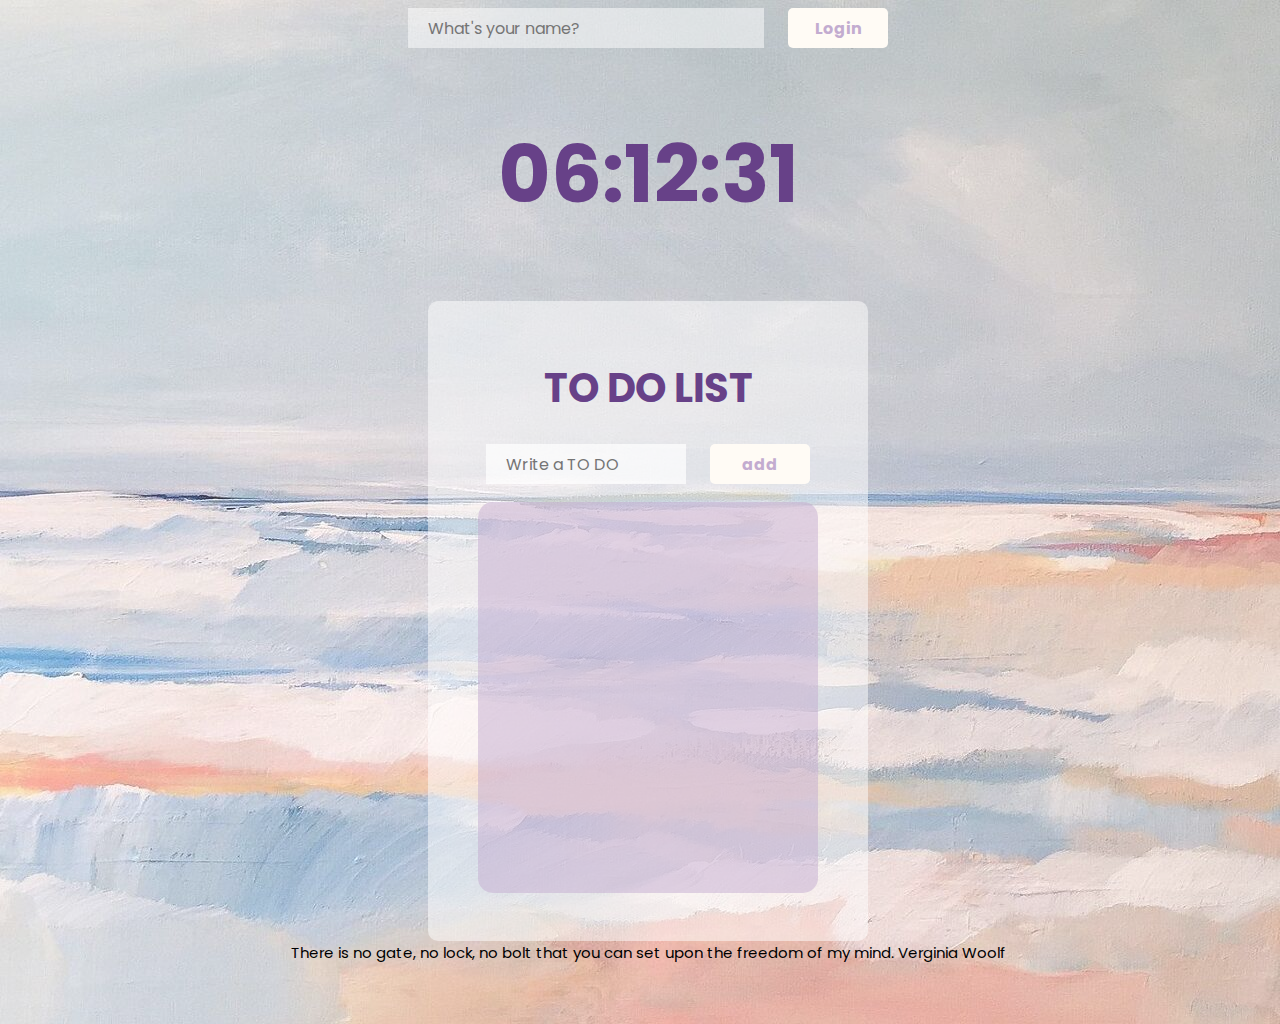
<file: index.html>
<!DOCTYPE html>
<html lang="ko">
<head>
    <meta charset="UTF-8">
    <meta http-equiv="X-UA-Compatible" content="IE=edge">
    <meta name="viewport" content="width=device-width, initial-scale=1.0">
    <link rel="stylesheet" href="./style.css">
    <link rel="icon" href="./favicon (1).ico"/>
    <title>Study App</title>
</head>
<body>
<!--<div class="login-form">
    <input type="text" placeholder="What's your name?" />
    <button> Login</button>
</div>-->
<!--input의 유효성 검사를 작동시키기 위해선 input을 form안에 위치-->
<div class="crome_contanier">
<div class="login">
    <form id="login-form" class="hidden">
        <input 
        class="login_name"
        required 
        maxlength="15"
        type="text"
        placeholder="What's your name?"
        />
        <input class="submit" type="submit" value="Login"/>
    </form>
</div>
<div class="clock_change">
    <h2 id="clock">00 : 00 : 00</h2>
    <h1 id="greeting" class="hidden"></h1>
    <!--form태그 자체가 submit이 디폴트-->
</div>    
<div class="todo">
    <form id="todo-form">
        <h1>TO DO LIST</h1>
        <input class="todo_enter" type="text" placeholder="Write a TO DO" required />
        <input class="submit" type="submit" value="add"/>
    </form>
    <!--js로 li추가-->
    <ul id="todo-list">
        <div class="checkbox"></div>
    </ul>
    </div>
    <div id="quote">
        <span></span>
        <span></span>
    </div>
    <div id="weather">
        <span></span>
        <span></span>
    </div>
<div id="img"></div>
</div>
    <!--<a href="https://github.com/KTYoung2"> Welcom 02's github </a>-->
    <script src="./login.js"></script>
    <script src="./clock.js"></script>
    <script src="./quote.js"></script>
    <script src="./background.js"></script>
    <script src="./todo.js"></script>
    <script src="./weather.js"></script>
</body>
</html>
</file>
<file: style.css>
@import url('https://fonts.googleapis.com/css2?family=Poppins:wght@300&display=swap');


* { 
    box-sizing:border-box; 
}

img {
    width:100vw;
    position:absolute;
    left: 0px;
    top: 0px;
    right:0px;
    bottom:0px;
    z-index: -1;
    opacity:80%;
}

body {
    width:100vw;
    height: 100vh;
    font-family: 'Poppins', sans-serif;    
}

.crome_contanier {
    display: flex;
    flex-direction:column; 
    justify-content: space-around;
    align-items: center;

}


.hidden {
    display: none;
}


.login_name {
    font-family: 'Poppins', sans-serif;
    border:none;
    outline: none;  
    height: 10px;
    background-color: rgba( 255, 255, 255, 0.5 );
    padding: 20px 20px 20px;
    font-size: 16px;
}


.submit {
    font-family: 'Poppins', sans-serif;
    width: 100px;
    height: 40px;
    border:none;
    outline: none;  
    border-radius: 5px;
    background: rgb(255, 251, 245);  
    font-weight: bold;  
    font-size: 16px;
    color: rgb(195, 172, 208);
    cursor: pointer;
    transition: ease .3s; 
    margin-left: 20px;
}

.submit:hover {
    color: rgb(255, 251, 245);
    background: rgb(195, 172, 208);
}

#clock {
    color: rgb(103, 65, 136);
    font-size: 80px;
    
}

#greeting {
    font-size: 35px;
    color:rgb(103, 65, 136);
}


h1 {
  color:rgb(103, 65, 136);
  font-weight:bold;
  font-size: 40px;
  text-align:center;

}


.todo {
    display: flex;
    flex-direction:column; 
    align-items: center;
    overflow: hidden;
    width: 440px;
    height:640px;
    background-color: rgba( 255, 255, 255, 0.5 );
    padding: 20px 20px 20px;
    border-radius: 10px;
    padding: 30px;

}

.todo_enter {
    font-family: 'Poppins', sans-serif;
    border:none;
    outline: none;  
    height: 10px;
    width: 200px;
    background-color: rgba( 255, 255, 255, 0.7 );
    padding: 20px 20px 20px;
    font-size: 16px;
}

#todo-list {
    overflow: hidden;
    list-style: none;
    width: 340px;
    height: 440px;
    background: rgb(195, 172, 208, 0.5);
    border-radius: 15px;
    font-size: 18px;
    letter-spacing: 2px;
    padding-top: 20px;
}

button {    
    border: none;
    background: none;
    cursor: pointer;
    font-size: 25px;
}

#quote {
    font-size: 15px;
}

#weather {
    font-size: 30px;
}
</file>
